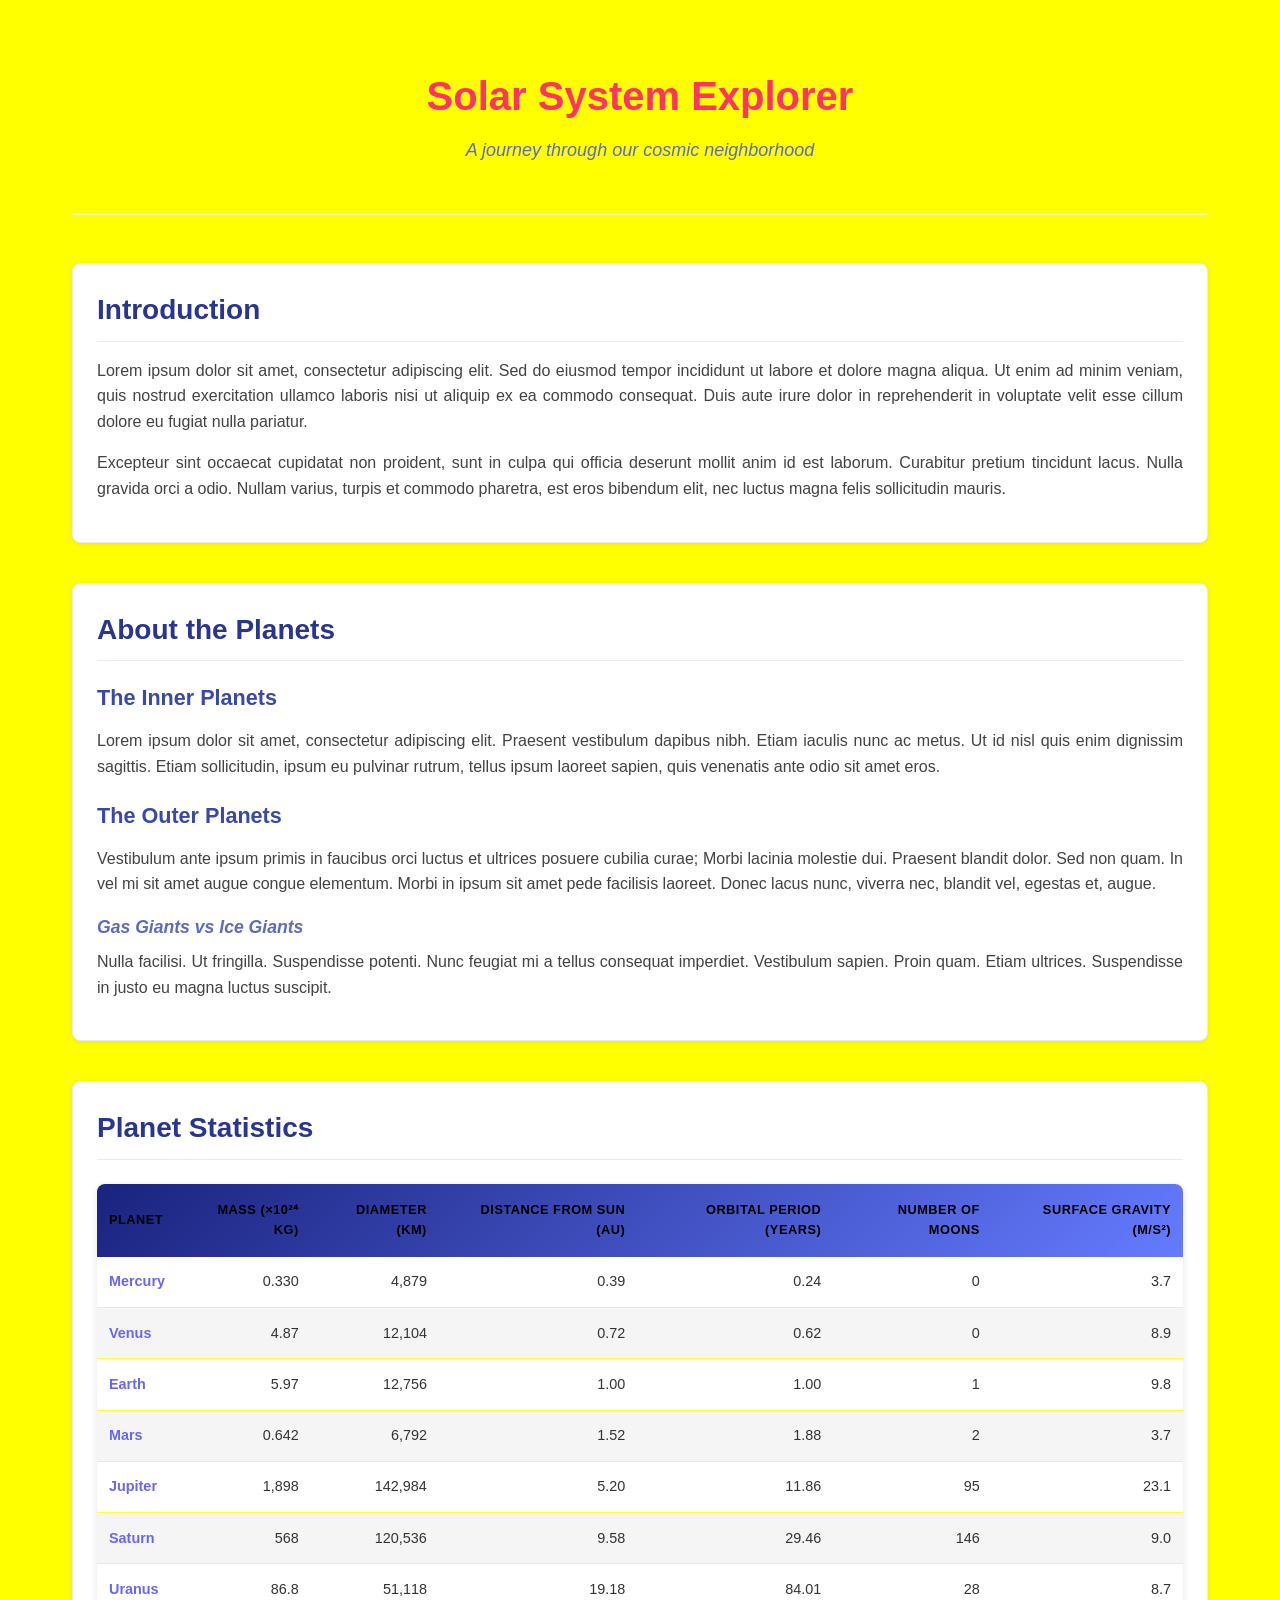
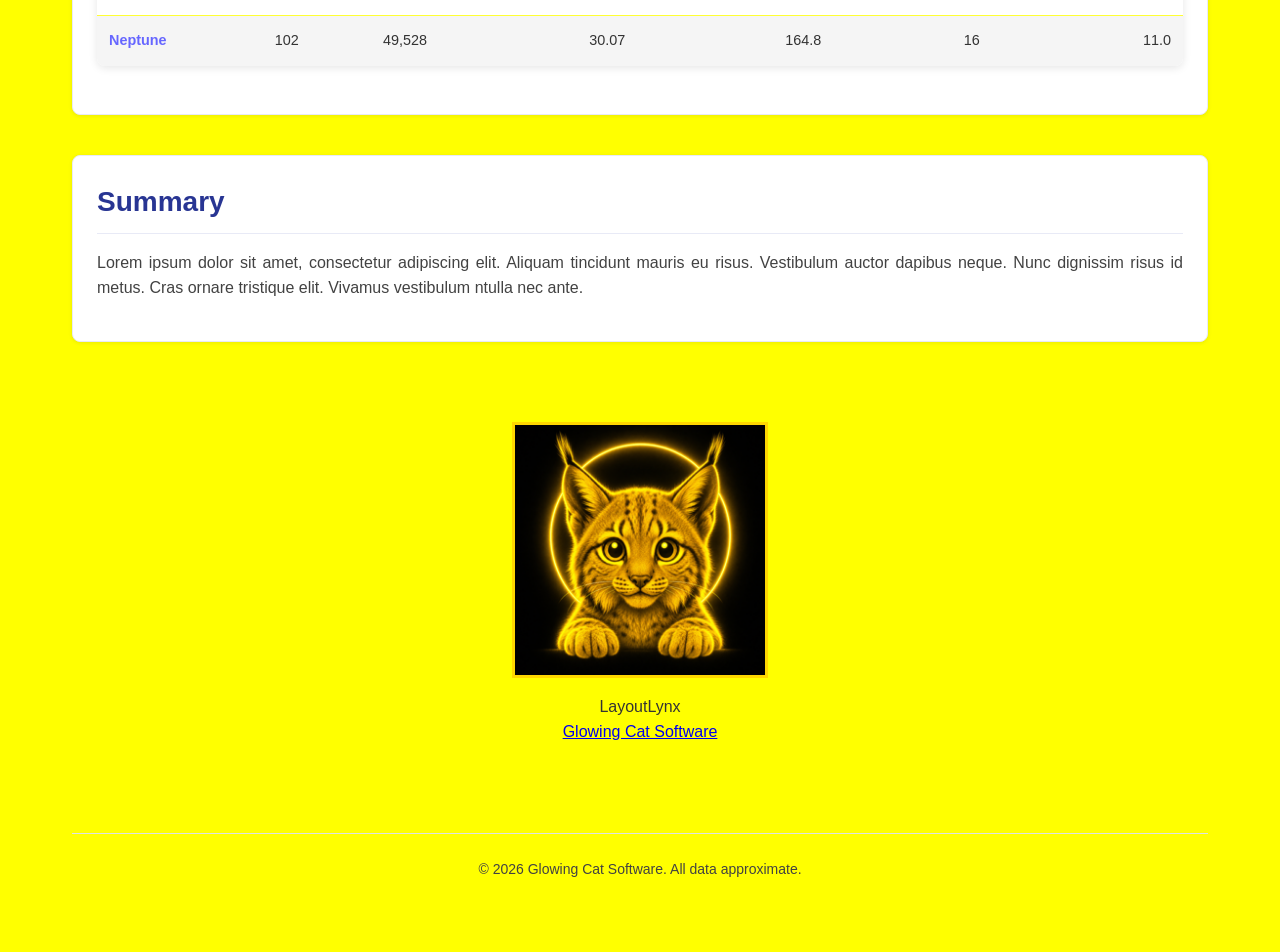
<file: demo/index.html>
<!DOCTYPE html>
<html lang="en">

    <head>
        <meta charset="UTF-8">
        <meta name="viewport" content="width=device-width, initial-scale=1.0">
        <title>Solar System Explorer</title>
        <link rel="stylesheet" href="styles1.css">
        <link rel="stylesheet" href="styles2.css">
        <style>
            body {
                color: #333;
            }
            figure img {
                display: block;
                margin: 1em auto;
                border: 3px solid gold;
            }
            figure figcaption {
                text-align: center;
            }
            .center {
                text-align: center;
            }
        </style>
    </head>

    <body>
        <header>
            <h1>Solar System Explorer</h1>
            <p>A journey through our cosmic neighborhood</p>
        </header>
        <main>
            <section class="intro">
                <h2>Introduction</h2>
                <p>Lorem ipsum dolor sit amet, consectetur adipiscing elit. Sed
                    do eiusmod tempor incididunt ut labore et dolore magna
                    aliqua. Ut enim ad minim veniam, quis nostrud exercitation
                    ullamco laboris nisi ut aliquip ex ea commodo consequat.
                    Duis aute irure dolor in reprehenderit in voluptate velit
                    esse cillum dolore eu fugiat nulla pariatur.</p>
                <p>Excepteur sint occaecat cupidatat non proident, sunt in culpa
                    qui officia deserunt mollit anim id est laborum. Curabitur
                    pretium tincidunt lacus. Nulla gravida orci a odio. Nullam
                    varius, turpis et commodo pharetra, est eros bibendum elit,
                    nec luctus magna felis sollicitudin mauris.</p>
            </section>
            <section class="about">
                <h2>About the Planets</h2>
                <h3>The Inner Planets</h3>
                <p>Lorem ipsum dolor sit amet, consectetur adipiscing elit.
                    Praesent vestibulum dapibus nibh. Etiam iaculis nunc ac
                    metus. Ut id nisl quis enim dignissim sagittis. Etiam
                    sollicitudin, ipsum eu pulvinar rutrum, tellus ipsum laoreet
                    sapien, quis venenatis ante odio sit amet eros.</p>
                <h3>The Outer Planets</h3>
                <p>Vestibulum ante ipsum primis in faucibus orci luctus et
                    ultrices posuere cubilia curae; Morbi lacinia molestie dui.
                    Praesent blandit dolor. Sed non quam. In vel mi sit amet
                    augue congue elementum. Morbi in ipsum sit amet pede
                    facilisis laoreet. Donec lacus nunc, viverra nec, blandit
                    vel, egestas et, augue.</p>
                <h4>Gas Giants vs Ice Giants</h4>
                <p>Nulla facilisi. Ut fringilla. Suspendisse potenti. Nunc
                    feugiat mi a tellus consequat imperdiet. Vestibulum sapien.
                    Proin quam. Etiam ultrices. Suspendisse in justo eu magna
                    luctus suscipit.</p>
            </section>
            <section class="data">
                <h2>Planet Statistics</h2>
                <table>
                    <thead>
                        <tr>
                            <th>Planet</th>
                            <th>Mass (×10²⁴ kg)</th>
                            <th>Diameter (km)</th>
                            <th>Distance from Sun (AU)</th>
                            <th>Orbital Period (years)</th>
                            <th>Number of Moons</th>
                            <th>Surface Gravity (m/s²)</th>
                        </tr>
                    </thead>
                    <tbody>
                        <tr>
                            <td>Mercury</td>
                            <td>0.330</td>
                            <td>4,879</td>
                            <td>0.39</td>
                            <td>0.24</td>
                            <td>0</td>
                            <td>3.7</td>
                        </tr>
                        <tr>
                            <td>Venus</td>
                            <td>4.87</td>
                            <td>12,104</td>
                            <td>0.72</td>
                            <td>0.62</td>
                            <td>0</td>
                            <td>8.9</td>
                        </tr>
                        <tr>
                            <td>Earth</td>
                            <td>5.97</td>
                            <td>12,756</td>
                            <td>1.00</td>
                            <td>1.00</td>
                            <td>1</td>
                            <td>9.8</td>
                        </tr>
                        <tr>
                            <td>Mars</td>
                            <td>0.642</td>
                            <td>6,792</td>
                            <td>1.52</td>
                            <td>1.88</td>
                            <td>2</td>
                            <td>3.7</td>
                        </tr>
                        <tr>
                            <td>Jupiter</td>
                            <td>1,898</td>
                            <td>142,984</td>
                            <td>5.20</td>
                            <td>11.86</td>
                            <td>95</td>
                            <td>23.1</td>
                        </tr>
                        <tr>
                            <td>Saturn</td>
                            <td>568</td>
                            <td>120,536</td>
                            <td>9.58</td>
                            <td>29.46</td>
                            <td>146</td>
                            <td>9.0</td>
                        </tr>
                        <tr>
                            <td>Uranus</td>
                            <td>86.8</td>
                            <td>51,118</td>
                            <td>19.18</td>
                            <td>84.01</td>
                            <td>28</td>
                            <td>8.7</td>
                        </tr>
                        <tr>
                            <td>Neptune</td>
                            <td>102</td>
                            <td>49,528</td>
                            <td>30.07</td>
                            <td>164.8</td>
                            <td>16</td>
                            <td>11.0</td>
                        </tr>
                    </tbody>
                </table>
            </section>
            <section class="summary">
                <h2>Summary</h2>
                <p>Lorem ipsum dolor sit amet, consectetur adipiscing elit.
                    Aliquam tincidunt mauris eu risus. Vestibulum auctor dapibus
                    neque. Nunc dignissim risus id metus. Cras ornare tristique
                    elit. Vivamus vestibulum ntulla nec ante.</p>
            </section>
            <section>
                <figure>
                    <img src="../src/main/resources/app_icon_256.png" alt="LayoutLynx application icon" width="256" height="256">
                    <figcaption>LayoutLynx</figcaption>
                </figure>
                <p class="center"><a href="https://glowingcat.com">Glowing Cat Software</a></p>
            </section>
        </main>
        <footer>
            <p class="center">&copy; 2026 Glowing Cat Software. All data approximate.</p>
        </footer>
    </body>

</html>
</file>
<file: demo/styles1.css>
/* styles1.css - Layout and Typography */
@import url('styles1-1.css');

/* Base reset and box sizing */
*,
*::before,
*::after {
    box-sizing: border-box;
    margin: 0;
    padding: 0;
}

body {
    font-family: 'Segoe UI', Tahoma, Geneva, Verdana, sans-serif;
    line-height: 1.6;
    color: #3333ff;
    max-width: 1200px;
    margin: 0 auto;
    padding: 2rem;
    background-color: #ffff00;
}

header {
    text-align: center;
    margin-bottom: 3rem;
    padding: 2rem 0;
    border-bottom: 2px solid #ffffcc;
}

main {
    display: flex;
    flex-direction: column;
    gap: 2.5rem;
}

section {
    padding: 1.5rem;
}

footer {
    text-align: center;
    margin-top: 3rem;
    padding: 1.5rem 0;
    border-top: 1px solid #dee2e6;
    color: #6c757d;
    font-size: 0.875rem;
}
</file>
<file: demo/styles2.css>
/* styles2.css - Table and Component Styles */
@import url('styles2-1.css');

body {
    color: #333;
}

h1 {
    font-size: 2.5rem;
    color: #ff3366;
}

/* Table base layout */
table {
    width: 100%;
    border-collapse: collapse;
    margin: 1.5rem 0;
    font-size: 0.9rem;
    box-shadow: 0 2px 8px rgba(0, 0, 0, 0.1);
    border-radius: 8px;
    overflow: hidden;
}

thead {
    background: linear-gradient(135deg, #1a237e, #657bff);
}

thead th {
    padding: 1rem 0.75rem;
    text-align: left;
    color: #000000;
    font-weight: 600;
    text-transform: uppercase;
    font-size: 0.8rem;
    letter-spacing: 0.5px;
}

tbody td {
    padding: 0.85rem 0.75rem;
    border-bottom: 1px solid #ffff33;
}

tbody tr:last-child td {
    border-bottom: none;
}

tbody tr:nth-child(even) {
    background-color: #f5f5f5;
}

tbody tr:hover {
    background-color: #e8eaf6;
    transition: background-color 0.2s ease;
}
</file>
